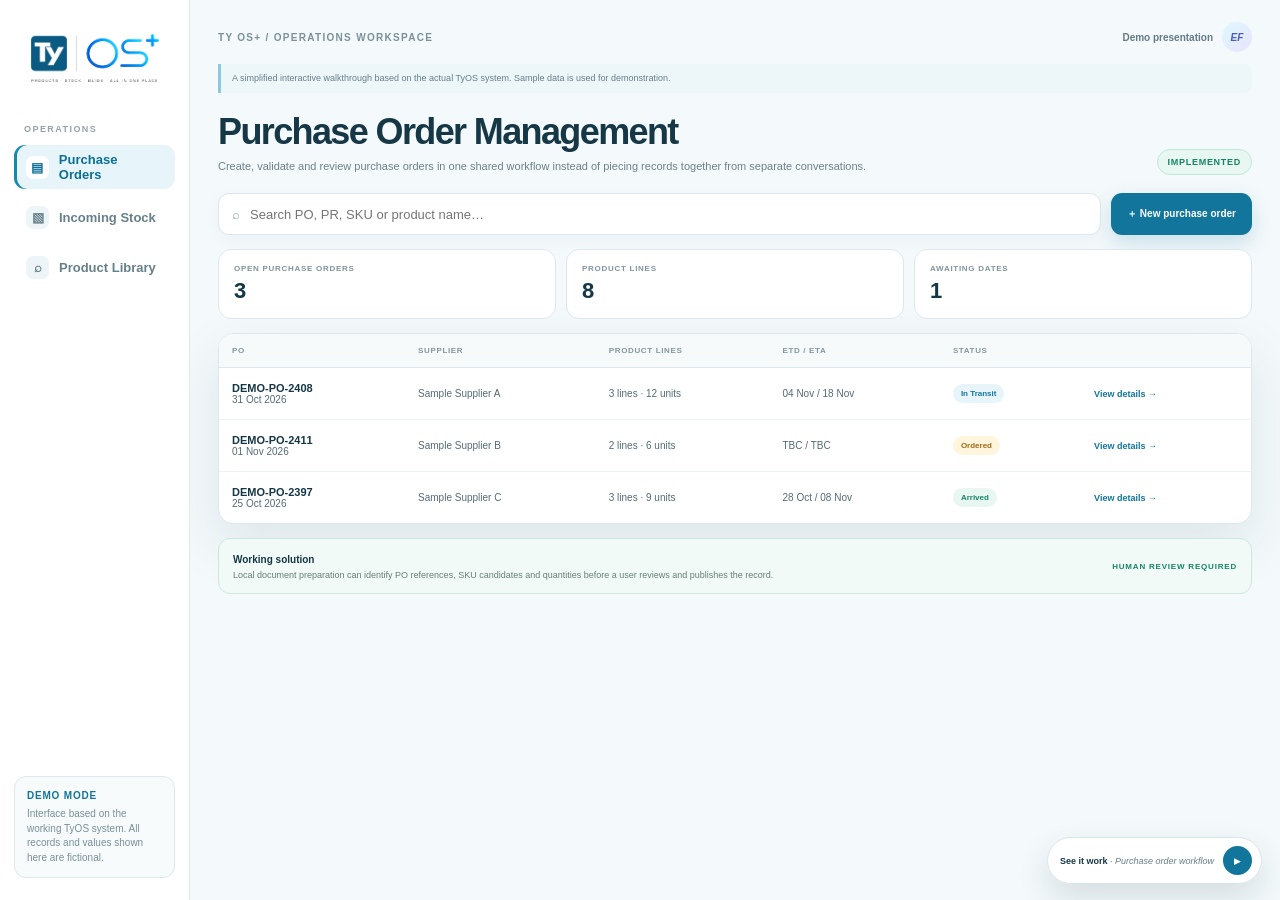
<file: assets/tyos-demo/index.html>
<!doctype html>
<html lang="en">
<head>
  <meta charset="utf-8">
  <meta name="viewport" content="width=device-width,initial-scale=1">
  <title>TyOS — Sample Workflow Demo</title>
  <style>
    :root{--ink:#153746;--muted:#6c818b;--line:#dce8ed;--blue:#12759b;--blue-2:#e7f5fa;--green:#158665;--green-2:#e8f7f1;--amber:#a36a14;--amber-2:#fff5dd;--purple:#6750bd;--paper:#fff;--wash:#f4f9fb;--shadow:0 22px 55px #17465b1a}
    *{box-sizing:border-box}html,body{height:100%;margin:0}body{overflow:hidden;background:var(--wash);color:var(--ink);font-family:Inter,-apple-system,BlinkMacSystemFont,"Segoe UI",sans-serif;font-size:13px}
    button,input{font:inherit}.app{display:grid;grid-template-columns:190px 1fr;height:100%;min-height:650px}.side{display:flex;flex-direction:column;padding:22px 14px;border-right:1px solid var(--line);background:#fff}.logo{display:flex;align-items:center;justify-content:center;height:72px;margin-bottom:22px}.logo img{width:128px;height:auto}.nav-label{margin:8px 10px;color:#94a4ab;font-size:9px;font-weight:800;letter-spacing:.16em}.nav{display:flex;align-items:center;gap:10px;width:100%;min-height:44px;margin:3px 0;padding:0 12px;border:0;border-radius:11px;background:transparent;color:#66808a;text-align:left;font-weight:700;cursor:pointer;transition:.2s}.nav:hover{background:#f2f8fa;color:var(--blue)}.nav.active{background:var(--blue-2);color:#0d6f95;box-shadow:inset 3px 0 #1688af}.nav i{display:grid;place-items:center;width:23px;height:23px;border-radius:7px;background:#edf5f8;font-style:normal}.nav.active i{background:#fff}.side-note{margin-top:auto;padding:12px;border:1px solid var(--line);border-radius:12px;background:#f8fbfc;color:#78909a;font-size:10px;line-height:1.45}.side-note b{display:block;margin-bottom:4px;color:var(--blue);letter-spacing:.08em}.main{min-width:0;overflow:auto;padding:22px 28px 34px}.top{display:flex;align-items:center;justify-content:space-between;gap:16px;margin-bottom:22px}.crumb{color:#7b919a;font-size:10px;font-weight:800;letter-spacing:.13em}.account{display:flex;align-items:center;gap:9px;color:#637b85;font-size:10px;font-weight:700}.avatar{display:grid;place-items:center;width:30px;height:30px;border-radius:50%;background:linear-gradient(135deg,#dff7ff,#e8e4ff);color:#4f5dba}.screen{display:none;animation:screen .35s ease}.screen.active{display:block}@keyframes screen{from{opacity:.2;transform:translateY(8px)}to{opacity:1;transform:none}}.heading{display:flex;align-items:flex-end;justify-content:space-between;gap:20px;margin-bottom:18px}.heading h1{margin:0 0 5px;font-size:clamp(25px,3vw,36px);letter-spacing:-.045em}.heading p{max-width:650px;margin:0;color:var(--muted);font-size:11px;line-height:1.55}.status{padding:7px 10px;border:1px solid #bfe8d8;border-radius:999px;background:var(--green-2);color:var(--green);font-size:9px;font-weight:850;letter-spacing:.08em}.toolbar{display:flex;gap:10px;margin-bottom:14px}.search{display:flex;align-items:center;gap:8px;min-height:42px;flex:1;padding:0 13px;border:1px solid var(--line);border-radius:11px;background:#fff;box-shadow:0 5px 16px #17465b0a;color:#86a0aa}.search input{width:100%;border:0;outline:0;color:var(--ink);background:transparent}.primary{min-height:42px;padding:0 16px;border:0;border-radius:11px;background:var(--blue);color:#fff;font-size:10px;font-weight:800;cursor:pointer;box-shadow:0 8px 20px #14789a32}.primary:hover{background:#0e6688}.stats{display:grid;grid-template-columns:repeat(3,1fr);gap:10px;margin-bottom:14px}.stat{padding:14px 15px;border:1px solid var(--line);border-radius:13px;background:#fff}.stat small{display:block;color:#80959e;font-size:8px;font-weight:800;letter-spacing:.09em}.stat strong{display:block;margin-top:5px;font-size:22px}.panel{overflow:hidden;border:1px solid var(--line);border-radius:15px;background:#fff;box-shadow:var(--shadow)}.table{width:100%;border-collapse:collapse}.table th{padding:12px 13px;border-bottom:1px solid var(--line);background:#f7fafb;color:#83969e;font-size:8px;letter-spacing:.08em;text-align:left}.table td{padding:14px 13px;border-bottom:1px solid #edf2f4;color:#536b75;font-size:10px}.table tr:last-child td{border-bottom:0}.table strong{color:var(--ink);font-size:11px}.pill{display:inline-block;padding:5px 8px;border-radius:999px;background:var(--amber-2);color:var(--amber);font-size:8px;font-weight:800}.pill.green{background:var(--green-2);color:var(--green)}.pill.blue{background:var(--blue-2);color:var(--blue)}.link{border:0;background:none;color:var(--blue);font-size:9px;font-weight:800;cursor:pointer}.drawer{display:none;grid-template-columns:1fr 1fr;gap:12px;padding:16px;border-top:1px solid var(--line);background:#f8fbfc}.drawer.open{display:grid;animation:screen .3s ease}.drawer section{padding:13px;border:1px solid var(--line);border-radius:11px;background:#fff}.drawer small{display:block;color:#8aa0a8;font-size:8px;font-weight:800;letter-spacing:.08em}.drawer strong{display:block;margin:5px 0;color:var(--ink)}.drawer p{margin:0;color:#6f858e;font-size:9px;line-height:1.5}.implemented{display:grid;grid-template-columns:1fr auto;gap:12px;align-items:center;margin-top:14px;padding:12px 14px;border:1px solid #cce8dc;border-radius:12px;background:#f1faf6}.implemented b{font-size:10px}.implemented span{color:#648078;font-size:9px}.implemented em{color:var(--green);font-size:8px;font-style:normal;font-weight:850;letter-spacing:.1em}.request-grid{display:grid;grid-template-columns:repeat(2,minmax(0,1fr));gap:12px}.request{padding:15px;border:1px solid var(--line);border-radius:14px;background:#fff;box-shadow:0 8px 20px #17465b0b}.request header{display:flex;justify-content:space-between;gap:10px}.request h3{margin:0;font-size:14px}.request p{margin:5px 0 12px;color:#758b94;font-size:9px}.progress{height:5px;overflow:hidden;border-radius:5px;background:#e6eef1}.progress i{display:block;width:62%;height:100%;background:linear-gradient(90deg,#2399bd,#62c9bd)}.request footer{display:flex;justify-content:space-between;margin-top:10px;color:#718892;font-size:9px}.request-lines{display:grid;gap:7px;margin-top:12px}.request-line{display:grid;grid-template-columns:1fr auto auto;gap:12px;padding-top:8px;border-top:1px solid #edf2f4;font-size:9px}.request-line b{color:var(--ink)}.planned{margin-top:14px;padding:12px 14px;border:1px dashed #cfc7ef;border-radius:12px;background:#f8f6ff;color:#6a5da1;font-size:9px;line-height:1.5}.planned b{display:block;margin-bottom:3px;font-size:8px;letter-spacing:.1em}.product-grid{display:grid;grid-template-columns:repeat(3,minmax(0,1fr));gap:12px}.product{overflow:hidden;border:1px solid var(--line);border-radius:14px;background:#fff;box-shadow:0 8px 20px #17465b0c;cursor:pointer;transition:.2s}.product:hover,.product.active{border-color:#8fc8dc;transform:translateY(-2px);box-shadow:0 16px 34px #17465b1a}.product-image{display:grid;place-items:center;height:115px;background:linear-gradient(145deg,#f8fbfc,#edf5f8)}.product-image img{max-width:78%;max-height:88%;object-fit:contain}.product-copy{padding:12px}.product-copy small{color:var(--blue);font-size:8px;font-weight:850;letter-spacing:.08em}.product-copy h3{margin:5px 0 9px;font-size:12px}.product-meta{display:grid;grid-template-columns:1fr 1fr;gap:7px}.product-meta span{padding:7px;border-radius:8px;background:#f4f8fa;color:#738891;font-size:8px}.product-meta b{display:block;margin-top:2px;color:var(--ink);font-size:9px}.detail{display:none;grid-template-columns:repeat(4,1fr);gap:8px;margin-top:12px;padding:13px;border:1px solid var(--line);border-radius:13px;background:#fff}.detail.open{display:grid}.detail div{padding:9px;border-radius:9px;background:#f5f9fa}.detail small{display:block;color:#8a9ea6;font-size:7px;font-weight:800}.detail b{display:block;margin-top:4px;font-size:9px}.cursor{position:fixed;z-index:20;top:55%;left:55%;width:22px;height:27px;opacity:0;pointer-events:none;transition:left .7s cubic-bezier(.2,.8,.2,1),top .7s cubic-bezier(.2,.8,.2,1),opacity .2s;filter:drop-shadow(0 2px 2px #0005)}.cursor.show{opacity:1}.cursor svg{width:100%}.pulse{position:fixed;z-index:19;width:28px;height:28px;border:2px solid #1684aa;border-radius:50%;opacity:0;pointer-events:none;transform:translate(-50%,-50%)}.pulse.go{animation:pulse .55s ease-out}@keyframes pulse{10%{opacity:.8;scale:.5}100%{opacity:0;scale:1.8}}.walkthrough{position:fixed;right:18px;bottom:16px;z-index:15;display:flex;align-items:center;gap:9px;padding:8px 9px 8px 12px;border:1px solid #d7e4e9;border-radius:999px;background:#ffffffed;box-shadow:0 14px 32px #163d4d24;backdrop-filter:blur(14px);color:#657e88;font-size:9px}.walkthrough button{width:29px;height:29px;border:0;border-radius:50%;background:var(--blue);color:#fff;cursor:pointer}.walkthrough strong{color:var(--ink)}
    .demo-disclosure{margin:-10px 0 18px;padding:8px 11px;border-left:3px solid #8fc8dc;border-radius:0 8px 8px 0;background:#edf7fa;color:#657f89;font-size:9px;line-height:1.45}
    @media(max-width:760px){body{overflow:auto}.app{display:block;min-height:100%}.side{position:sticky;z-index:10;top:0;display:grid;grid-template-columns:repeat(3,1fr);padding:7px;border-right:0;border-bottom:1px solid var(--line);background:#ffffffed;backdrop-filter:blur(14px)}.logo,.nav-label,.side-note{display:none}.nav{justify-content:center;min-height:42px;padding:0 4px;font-size:10px}.nav i{display:none}.main{padding:16px 10px 76px}.top{display:none}.demo-disclosure{margin:0 0 14px}.heading{display:block;margin-bottom:14px}.heading h1{font-size:25px;line-height:1.05}.heading p{font-size:10px}.status{display:inline-block;margin-top:9px}.toolbar{display:grid;grid-template-columns:1fr;gap:8px}.search,.primary{width:100%;min-height:44px}.stats{grid-template-columns:repeat(3,minmax(0,1fr));gap:7px}.stat{min-width:0;padding:11px 9px}.stat small{font-size:7px;line-height:1.3}.stat strong{font-size:19px}.product-grid,.request-grid{grid-template-columns:1fr}.table{min-width:590px}.panel{overflow:auto;box-shadow:none}.drawer,.detail{grid-template-columns:1fr}.cursor,.pulse{display:none}.walkthrough{left:10px;right:10px;bottom:10px;justify-content:space-between}.walkthrough span{min-width:0}.product{display:grid;grid-template-columns:102px 1fr}.product-image{height:100%}.request{box-shadow:none}}
    @media(prefers-reduced-motion:reduce){*,*:before,*:after{scroll-behavior:auto!important;animation:none!important;transition:none!important}.cursor,.pulse{display:none}}
  </style>
</head>
<body>
  <div class="app">
    <aside class="side">
      <div class="logo"><img src="ty-os-logo.png" alt="TY OS+"></div>
      <div class="nav-label">OPERATIONS</div>
      <button class="nav active" data-screen="po"><i>▤</i>Purchase Orders</button>
      <button class="nav" data-screen="incoming"><i>▧</i>Incoming Stock</button>
      <button class="nav" data-screen="products"><i>⌕</i>Product Library</button>
      <div class="side-note"><b>DEMO MODE</b>Interface based on the working TyOS system. All records and values shown here are fictional.</div>
    </aside>
    <main class="main">
      <div class="top"><span class="crumb">TY OS+ / OPERATIONS WORKSPACE</span><div class="account"><span>Demo presentation</span><i class="avatar">EF</i></div></div>
      <p class="demo-disclosure">A simplified interactive walkthrough based on the actual TyOS system. Sample data is used for demonstration.</p>

      <section class="screen active" data-view="po">
        <header class="heading"><div><h1>Purchase Order Management</h1><p>Create, validate and review purchase orders in one shared workflow instead of piecing records together from separate conversations.</p></div><span class="status">IMPLEMENTED</span></header>
        <div class="toolbar"><label class="search">⌕ <input id="poSearch" placeholder="Search PO, PR, SKU or product name…"></label><button class="primary" id="newPo">＋ New purchase order</button></div>
        <div class="stats"><div class="stat"><small>OPEN PURCHASE ORDERS</small><strong>3</strong></div><div class="stat"><small>PRODUCT LINES</small><strong>8</strong></div><div class="stat"><small>AWAITING DATES</small><strong>1</strong></div></div>
        <div class="panel" id="poPanel"><table class="table"><thead><tr><th>PO</th><th>SUPPLIER</th><th>PRODUCT LINES</th><th>ETD / ETA</th><th>STATUS</th><th></th></tr></thead><tbody>
          <tr><td><strong>DEMO-PO-2408</strong><br>31 Oct 2026</td><td>Sample Supplier A</td><td>3 lines · 12 units</td><td>04 Nov / 18 Nov</td><td><span class="pill blue">In Transit</span></td><td><button class="link" data-po-detail>View details →</button></td></tr>
          <tr><td><strong>DEMO-PO-2411</strong><br>01 Nov 2026</td><td>Sample Supplier B</td><td>2 lines · 6 units</td><td>TBC / TBC</td><td><span class="pill">Ordered</span></td><td><button class="link" data-po-detail>View details →</button></td></tr>
          <tr><td><strong>DEMO-PO-2397</strong><br>25 Oct 2026</td><td>Sample Supplier C</td><td>3 lines · 9 units</td><td>28 Oct / 08 Nov</td><td><span class="pill green">Arrived</span></td><td><button class="link" data-po-detail>View details →</button></td></tr>
        </tbody></table><div class="drawer" id="poDrawer"><section><small>PO RECORD</small><strong>DEMO-PO-2408 · Version 3</strong><p>Supplier, origin, status, dates and three product lines are stored in one central record.</p></section><section><small>VALIDATION &amp; HISTORY</small><strong>Required fields checked</strong><p>Edits use version checks to avoid silent overwrites. Authorised users can review the record history.</p></section></div></div>
        <div class="implemented"><div><b>Working solution</b><br><span>Local document preparation can identify PO references, SKU candidates and quantities before a user reviews and publishes the record.</span></div><em>HUMAN REVIEW REQUIRED</em></div>
      </section>

      <section class="screen" data-view="incoming">
        <header class="heading"><div><h1>Incoming Shipment Tracking</h1><p>Review product lines, quantities, ETD, ETA, owner and shipment status from the same PO records.</p></div><span class="status">IMPLEMENTED</span></header>
        <div class="toolbar"><label class="search">⌕ <input placeholder="Search PO, PR, SKU, owner or product name…"></label></div>
        <div class="request-grid">
          <article class="request"><header><div><h3>DEMO-PR-014</h3><p>PO DEMO-PO-2408 · 2 product lines</p></div><span class="pill blue">In Transit</span></header><div class="progress"><i></i></div><footer><span>04 Nov ETD</span><span>18 Nov ETA</span></footer><div class="request-lines"><div class="request-line"><b>DEMO-CH-02</b><span>8 units</span><span>In Transit</span></div><div class="request-line"><b>DEMO-FZ-04</b><span>4 units</span><span>In Transit</span></div></div></article>
          <article class="request"><header><div><h3>Regular restock</h3><p>PO DEMO-PO-2411 · 2 product lines</p></div><span class="pill">Ordered</span></header><div class="progress"><i style="width:0"></i></div><footer><span>ETD TBC</span><span>ETA TBC</span></footer><div class="request-lines"><div class="request-line"><b>DEMO-OV-06</b><span>2 units</span><span>Ordered</span></div><div class="request-line"><b>DEMO-DW-01</b><span>4 units</span><span>Ordered</span></div></div></article>
        </div>
        <div class="implemented"><div><b>Operational visibility now</b><br><span>Line-level quantity, status, ETD, ETA, sales owner and remarks are visible in card or list views, with completed arrivals separated into history.</span></div><em>LIVE WORKFLOW</em></div>
        <div class="planned"><b>PLANNED NEXT ITERATION — NOT YET IMPLEMENTED</b>Dedicated shipped and outstanding quantity fields for each SKU, with separate partial-shipment records. The current system records partial-shipment context in line remarks and status.</div>
      </section>

      <section class="screen" data-view="products">
        <header class="heading"><div><h1>Product Library &amp; Search</h1><p>Find specifications, pricing, availability and product documents without repeating the same lookup across different files.</p></div><span class="status">IMPLEMENTED</span></header>
        <div class="toolbar"><label class="search">⌕ <input id="productSearch" placeholder="Search SKU, product name, brand or category…"></label></div>
        <div class="product-grid" id="productGrid">
          <article class="product" data-name="upright freezer cooling demo-fz-04"><div class="product-image"><img src="images/sample-freezer.png" alt="Sample freezer product"></div><div class="product-copy"><small>DEMO-FZ-04</small><h3>Upright Freezer</h3><div class="product-meta"><span>AVAILABLE<b>Sample stock</b></span><span>DOCUMENT<b>Product PDF</b></span><span>PRICE<b>Demo value</b></span><span>CATEGORY<b>Cooling</b></span></div></div></article>
          <article class="product" data-name="convection oven cooking demo-ov-06"><div class="product-image"><img src="images/sample-oven.png" alt="Sample oven product"></div><div class="product-copy"><small>DEMO-OV-06</small><h3>Convection Oven</h3><div class="product-meta"><span>AVAILABLE<b>Sample stock</b></span><span>DOCUMENT<b>Product PDF</b></span><span>PRICE<b>Demo value</b></span><span>CATEGORY<b>Cooking</b></span></div></div></article>
          <article class="product" data-name="dishwasher warewashing demo-dw-01"><div class="product-image"><img src="images/sample-dishwasher.png" alt="Sample dishwasher product"></div><div class="product-copy"><small>DEMO-DW-01</small><h3>Dishwasher</h3><div class="product-meta"><span>AVAILABLE<b>Sample stock</b></span><span>DOCUMENT<b>Product PDF</b></span><span>PRICE<b>Demo value</b></span><span>CATEGORY<b>Warewashing</b></span></div></div></article>
        </div>
        <div class="detail" id="productDetail"><div><small>DIMENSIONS</small><b>Sample specification</b></div><div><small>POWER</small><b>Sample specification</b></div><div><small>AVAILABILITY</small><b>Sample quantity</b></div><div><small>DOCUMENT</small><b>Product PDF linked</b></div></div>
        <div class="implemented"><div><b>Working solution</b><br><span>D1-backed product records and R2-hosted images/documents support search, controlled editing and one consistent information source.</span></div><em>CENTRALISED LIBRARY</em></div>
      </section>
    </main>
  </div>
  <div class="cursor" aria-hidden="true"><svg viewBox="0 0 24 30"><path d="M3 2.4c0-1 1.1-1.5 1.9-.8L21.2 16c.9.8.5 2.3-.7 2.5l-6.2 1.1 3.7 6.2-3.3 2-3.8-6.3-3.5 5.1c-.7 1-2.2.6-2.4-.6L3 2.4Z" fill="#111317" stroke="#fff" stroke-width="1.7" stroke-linejoin="round"/></svg></div><div class="pulse" aria-hidden="true"></div>
  <div class="walkthrough"><span><strong>See it work</strong> · <i id="walkText">Purchase order workflow</i></span><button id="play" aria-label="Play walkthrough">▶</button></div>
  <script>
    const navs=[...document.querySelectorAll('.nav')],screens=[...document.querySelectorAll('.screen')],cursor=document.querySelector('.cursor'),pulse=document.querySelector('.pulse'),walkText=document.querySelector('#walkText');
    function show(name){navs.forEach(n=>n.classList.toggle('active',n.dataset.screen===name));screens.forEach(s=>s.classList.toggle('active',s.dataset.view===name))}
    navs.forEach(n=>n.onclick=()=>show(n.dataset.screen));
    document.querySelectorAll('[data-po-detail]').forEach(b=>b.onclick=()=>document.querySelector('#poDrawer').classList.toggle('open'));
    document.querySelectorAll('.product').forEach(p=>p.onclick=()=>{document.querySelectorAll('.product').forEach(x=>x.classList.remove('active'));p.classList.add('active');document.querySelector('#productDetail').classList.add('open')});
    document.querySelector('#productSearch').oninput=e=>document.querySelectorAll('.product').forEach(p=>p.hidden=!p.dataset.name.includes(e.target.value.toLowerCase()));
    const wait=ms=>new Promise(r=>setTimeout(r,ms)),reduced=matchMedia('(prefers-reduced-motion: reduce)').matches;
    async function point(el,text){if(!el)return;const r=el.getBoundingClientRect();cursor.classList.add('show');cursor.style.left=(r.left+r.width*.62)+'px';cursor.style.top=(r.top+r.height*.55)+'px';walkText.textContent=text;await wait(800);pulse.style.left=(r.left+r.width*.62)+'px';pulse.style.top=(r.top+r.height*.55)+'px';pulse.classList.remove('go');void pulse.offsetWidth;pulse.classList.add('go');el.click();await wait(950)}
    let running=false,loopTimer=0;
    function resetTour(){
      document.querySelector('#poDrawer').classList.remove('open');
      document.querySelector('#productDetail').classList.remove('open');
      document.querySelectorAll('.product').forEach(p=>p.classList.remove('active'));
      const input=document.querySelector('#productSearch');
      input.value='';
      input.dispatchEvent(new Event('input'));
    }
    function scheduleTour(delay=1800){
      clearTimeout(loopTimer);
      if(!reduced)loopTimer=setTimeout(tour,delay);
    }
    async function tour(){
      if(running||reduced)return;
      clearTimeout(loopTimer);
      running=true;
      resetTour();
      show('po');
      await wait(500);
      await point(document.querySelector('[data-po-detail]'),'Review central PO record');
      show('incoming');
      await wait(650);
      await point(document.querySelector('[data-screen="incoming"]'),'Track incoming product lines');
      show('products');
      await wait(650);
      const input=document.querySelector('#productSearch');
      await point(input,'Find product information');
      input.value='freezer';
      input.dispatchEvent(new Event('input'));
      await wait(500);
      await point(document.querySelector('.product:not([hidden])'),'Open specifications and documents');
      await wait(1100);
      cursor.classList.remove('show');
      walkText.textContent='Walkthrough complete · replaying shortly';
      running=false;
      scheduleTour();
    }
    document.querySelector('#play').onclick=()=>{clearTimeout(loopTimer);tour()};
    scheduleTour(1200);
  </script>
</body>
</html>
</file>
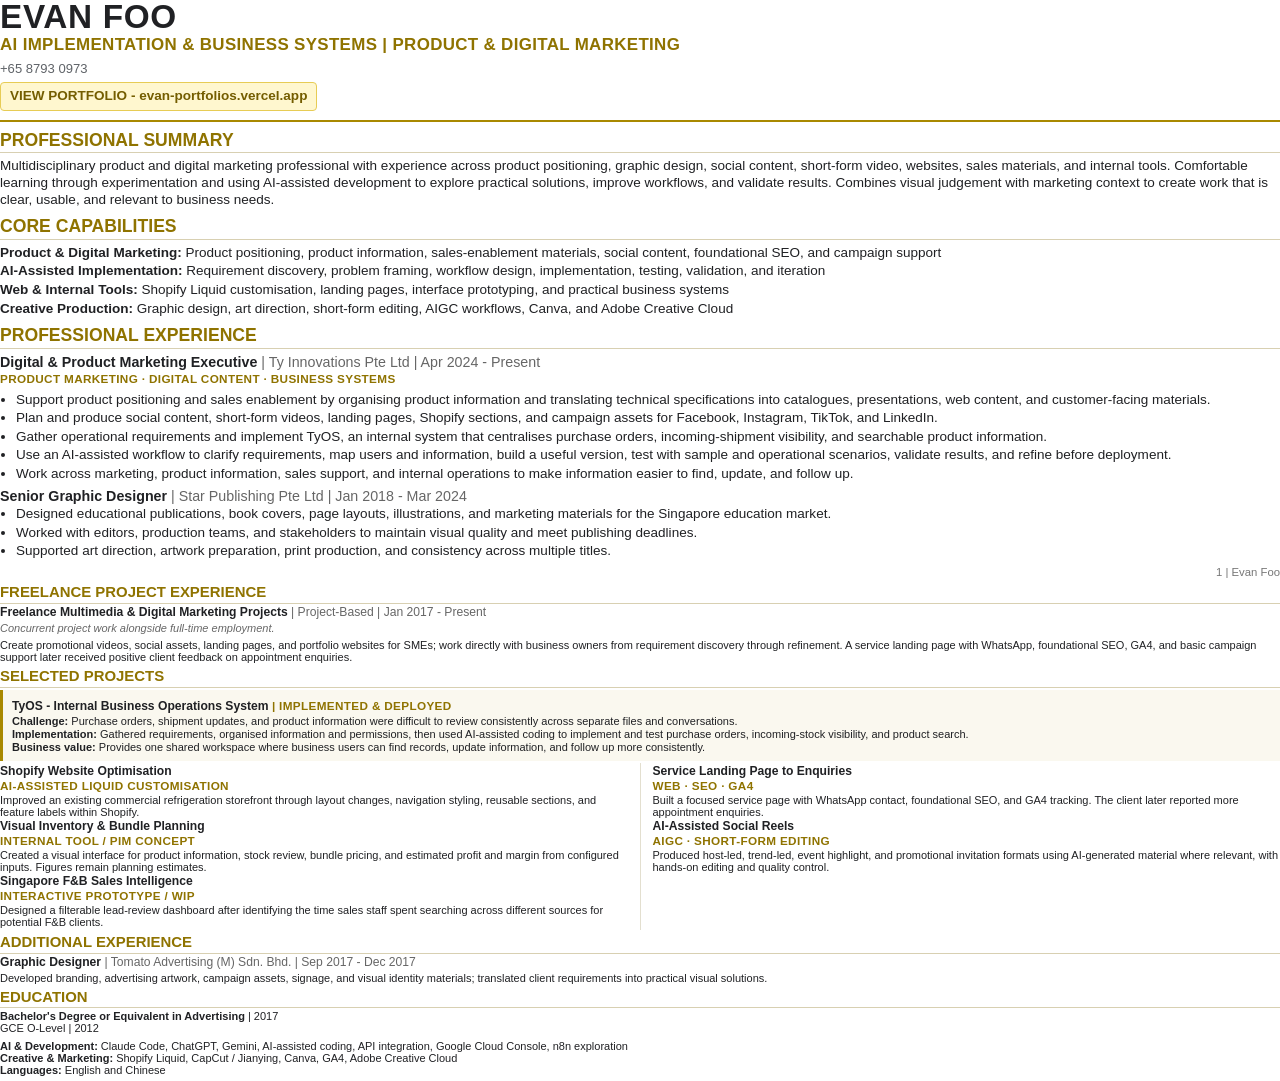
<file: assets/resume/resume-source.html>
<!doctype html>
<html lang="en">
<head>
  <meta charset="utf-8">
  <title>Evan Foo - AI Implementation and Business Systems Resume</title>
  <style>
    @page { size: Letter; margin: 0.55in 0.62in 0.5in; }
    * { box-sizing: border-box; }
    body { margin: 0; color: #202124; font-family: Arial, Helvetica, sans-serif; font-size: 10.15pt; line-height: 1.23; }
    .page { position: relative; }
    .page + .page { page-break-before: always; }
    .compact { font-size: 8.25pt; line-height: 1.1; }
    .compact h2 { margin: 4px 0 2px; font-size: 11.2pt; }
    .compact h3 { margin: 2px 0 1px; font-size: 9.1pt; }
    .compact ul { margin-bottom: 2px; }
    .compact .project { margin-bottom: 2px; }
    h1 { margin: 0 0 2px; font-size: 25pt; line-height: 1; letter-spacing: 0.02em; }
    .position { margin: 0 0 5px; color: #8f7300; font-size: 12.7pt; font-weight: 700; letter-spacing: 0.02em; }
    .contact { margin: 0; color: #5f6368; font-size: 9.8pt; }
    .portfolio { display: inline-block; margin-top: 5px; padding: 5px 9px; color: #745d00; background: #fff7cf; border: 1px solid #e7cc55; border-radius: 4px; font-weight: 700; text-decoration: none; }
    .rule { height: 2px; margin: 9px 0 8px; background: #a98900; }
    h2 { margin: 9px 0 5px; padding-bottom: 3px; color: #8f7300; border-bottom: 1px solid #d8d0b2; font-size: 13.2pt; line-height: 1.05; }
    h3 { margin: 5px 0 1px; font-size: 10.7pt; line-height: 1.15; }
    p { margin: 2px 0 5px; }
    ul { margin: 2px 0 5px 16px; padding: 0; }
    li { margin: 0 0 2px; }
    .muted { color: #666; }
    .meta { color: #666; font-weight: 400; }
    .label { color: #8f7300; font-size: 8.8pt; font-weight: 700; letter-spacing: 0.03em; }
    .capabilities { margin: 2px 0 5px; padding: 0; list-style: none; }
    .capabilities li { padding-left: 0; }
    .project { margin-bottom: 6px; }
    .project p { margin: 1px 0; }
    .project strong { color: #202124; }
    .feature { padding: 7px 9px; border-left: 3px solid #a98900; background: #faf8ef; }
    .two-col { width: 100%; border-collapse: collapse; }
    .two-col td { width: 50%; padding: 0 12px 0 0; vertical-align: top; }
    .two-col td + td { padding: 0 0 0 12px; border-left: 1px solid #e3dfcf; }
    .footer { margin-top: 6px; color: #777; font-size: 8.5pt; text-align: right; }
  </style>
</head>
<body>
  <section class="page">
    <h1>EVAN FOO</h1>
    <p class="position">AI IMPLEMENTATION &amp; BUSINESS SYSTEMS | PRODUCT &amp; DIGITAL MARKETING</p>
    <p class="contact">+65 8793 0973</p>
    <a class="portfolio" href="https://evan-portfolios.vercel.app/">VIEW PORTFOLIO - evan-portfolios.vercel.app</a>
    <div class="rule"></div>

    <h2>PROFESSIONAL SUMMARY</h2>
    <p>Multidisciplinary product and digital marketing professional with experience across product positioning, graphic design, social content, short-form video, websites, sales materials, and internal tools. Comfortable learning through experimentation and using AI-assisted development to explore practical solutions, improve workflows, and validate results. Combines visual judgement with marketing context to create work that is clear, usable, and relevant to business needs.</p>

    <h2>CORE CAPABILITIES</h2>
    <ul class="capabilities">
      <li><b>Product &amp; Digital Marketing:</b> Product positioning, product information, sales-enablement materials, social content, foundational SEO, and campaign support</li>
      <li><b>AI-Assisted Implementation:</b> Requirement discovery, problem framing, workflow design, implementation, testing, validation, and iteration</li>
      <li><b>Web &amp; Internal Tools:</b> Shopify Liquid customisation, landing pages, interface prototyping, and practical business systems</li>
      <li><b>Creative Production:</b> Graphic design, art direction, short-form editing, AIGC workflows, Canva, and Adobe Creative Cloud</li>
    </ul>

    <h2>PROFESSIONAL EXPERIENCE</h2>
    <h3>Digital &amp; Product Marketing Executive <span class="meta">| Ty Innovations Pte Ltd | Apr 2024 - Present</span></h3>
    <p class="label">PRODUCT MARKETING · DIGITAL CONTENT · BUSINESS SYSTEMS</p>
    <ul>
      <li>Support product positioning and sales enablement by organising product information and translating technical specifications into catalogues, presentations, web content, and customer-facing materials.</li>
      <li>Plan and produce social content, short-form videos, landing pages, Shopify sections, and campaign assets for Facebook, Instagram, TikTok, and LinkedIn.</li>
      <li>Gather operational requirements and implement TyOS, an internal system that centralises purchase orders, incoming-shipment visibility, and searchable product information.</li>
      <li>Use an AI-assisted workflow to clarify requirements, map users and information, build a useful version, test with sample and operational scenarios, validate results, and refine before deployment.</li>
      <li>Work across marketing, product information, sales support, and internal operations to make information easier to find, update, and follow up.</li>
    </ul>

    <h3>Senior Graphic Designer <span class="meta">| Star Publishing Pte Ltd | Jan 2018 - Mar 2024</span></h3>
    <ul>
      <li>Designed educational publications, book covers, page layouts, illustrations, and marketing materials for the Singapore education market.</li>
      <li>Worked with editors, production teams, and stakeholders to maintain visual quality and meet publishing deadlines.</li>
      <li>Supported art direction, artwork preparation, print production, and consistency across multiple titles.</li>
    </ul>

    <div class="footer">1 | Evan Foo</div>
  </section>

  <section class="page compact">
    <h2>FREELANCE PROJECT EXPERIENCE</h2>
    <h3>Freelance Multimedia &amp; Digital Marketing Projects <span class="meta">| Project-Based | Jan 2017 - Present</span></h3>
    <p class="muted"><i>Concurrent project work alongside full-time employment.</i></p>
    <p>Create promotional videos, social assets, landing pages, and portfolio websites for SMEs; work directly with business owners from requirement discovery through refinement. A service landing page with WhatsApp, foundational SEO, GA4, and basic campaign support later received positive client feedback on appointment enquiries.</p>

    <h2>SELECTED PROJECTS</h2>
    <div class="project feature">
      <h3>TyOS - Internal Business Operations System <span class="label">| IMPLEMENTED &amp; DEPLOYED</span></h3>
      <p><strong>Challenge:</strong> Purchase orders, shipment updates, and product information were difficult to review consistently across separate files and conversations.</p>
      <p><strong>Implementation:</strong> Gathered requirements, organised information and permissions, then used AI-assisted coding to implement and test purchase orders, incoming-stock visibility, and product search.</p>
      <p><strong>Business value:</strong> Provides one shared workspace where business users can find records, update information, and follow up more consistently.</p>
    </div>

    <table class="two-col">
      <tr>
        <td>
          <div class="project">
            <h3>Shopify Website Optimisation</h3>
            <p class="label">AI-ASSISTED LIQUID CUSTOMISATION</p>
            <p>Improved an existing commercial refrigeration storefront through layout changes, navigation styling, reusable sections, and feature labels within Shopify.</p>
          </div>
          <div class="project">
            <h3>Visual Inventory &amp; Bundle Planning</h3>
            <p class="label">INTERNAL TOOL / PIM CONCEPT</p>
            <p>Created a visual interface for product information, stock review, bundle pricing, and estimated profit and margin from configured inputs. Figures remain planning estimates.</p>
          </div>
          <div class="project">
            <h3>Singapore F&amp;B Sales Intelligence</h3>
            <p class="label">INTERACTIVE PROTOTYPE / WIP</p>
            <p>Designed a filterable lead-review dashboard after identifying the time sales staff spent searching across different sources for potential F&amp;B clients.</p>
          </div>
        </td>
        <td>
          <div class="project">
            <h3>Service Landing Page to Enquiries</h3>
            <p class="label">WEB · SEO · GA4</p>
            <p>Built a focused service page with WhatsApp contact, foundational SEO, and GA4 tracking. The client later reported more appointment enquiries.</p>
          </div>
          <div class="project">
            <h3>AI-Assisted Social Reels</h3>
            <p class="label">AIGC · SHORT-FORM EDITING</p>
            <p>Produced host-led, trend-led, event highlight, and promotional invitation formats using AI-generated material where relevant, with hands-on editing and quality control.</p>
          </div>
        </td>
      </tr>
    </table>

    <h2>ADDITIONAL EXPERIENCE</h2>
    <h3>Graphic Designer <span class="meta">| Tomato Advertising (M) Sdn. Bhd. | Sep 2017 - Dec 2017</span></h3>
    <p>Developed branding, advertising artwork, campaign assets, signage, and visual identity materials; translated client requirements into practical visual solutions.</p>

    <h2>EDUCATION</h2>
    <p><b>Bachelor's Degree or Equivalent in Advertising</b> | 2017<br>GCE O-Level | 2012</p>
    <p><b>AI &amp; Development:</b> Claude Code, ChatGPT, Gemini, AI-assisted coding, API integration, Google Cloud Console, n8n exploration<br>
    <b>Creative &amp; Marketing:</b> Shopify Liquid, CapCut / Jianying, Canva, GA4, Adobe Creative Cloud<br>
    <b>Languages:</b> English and Chinese</p>
  </section>
</body>
</html>
</file>
